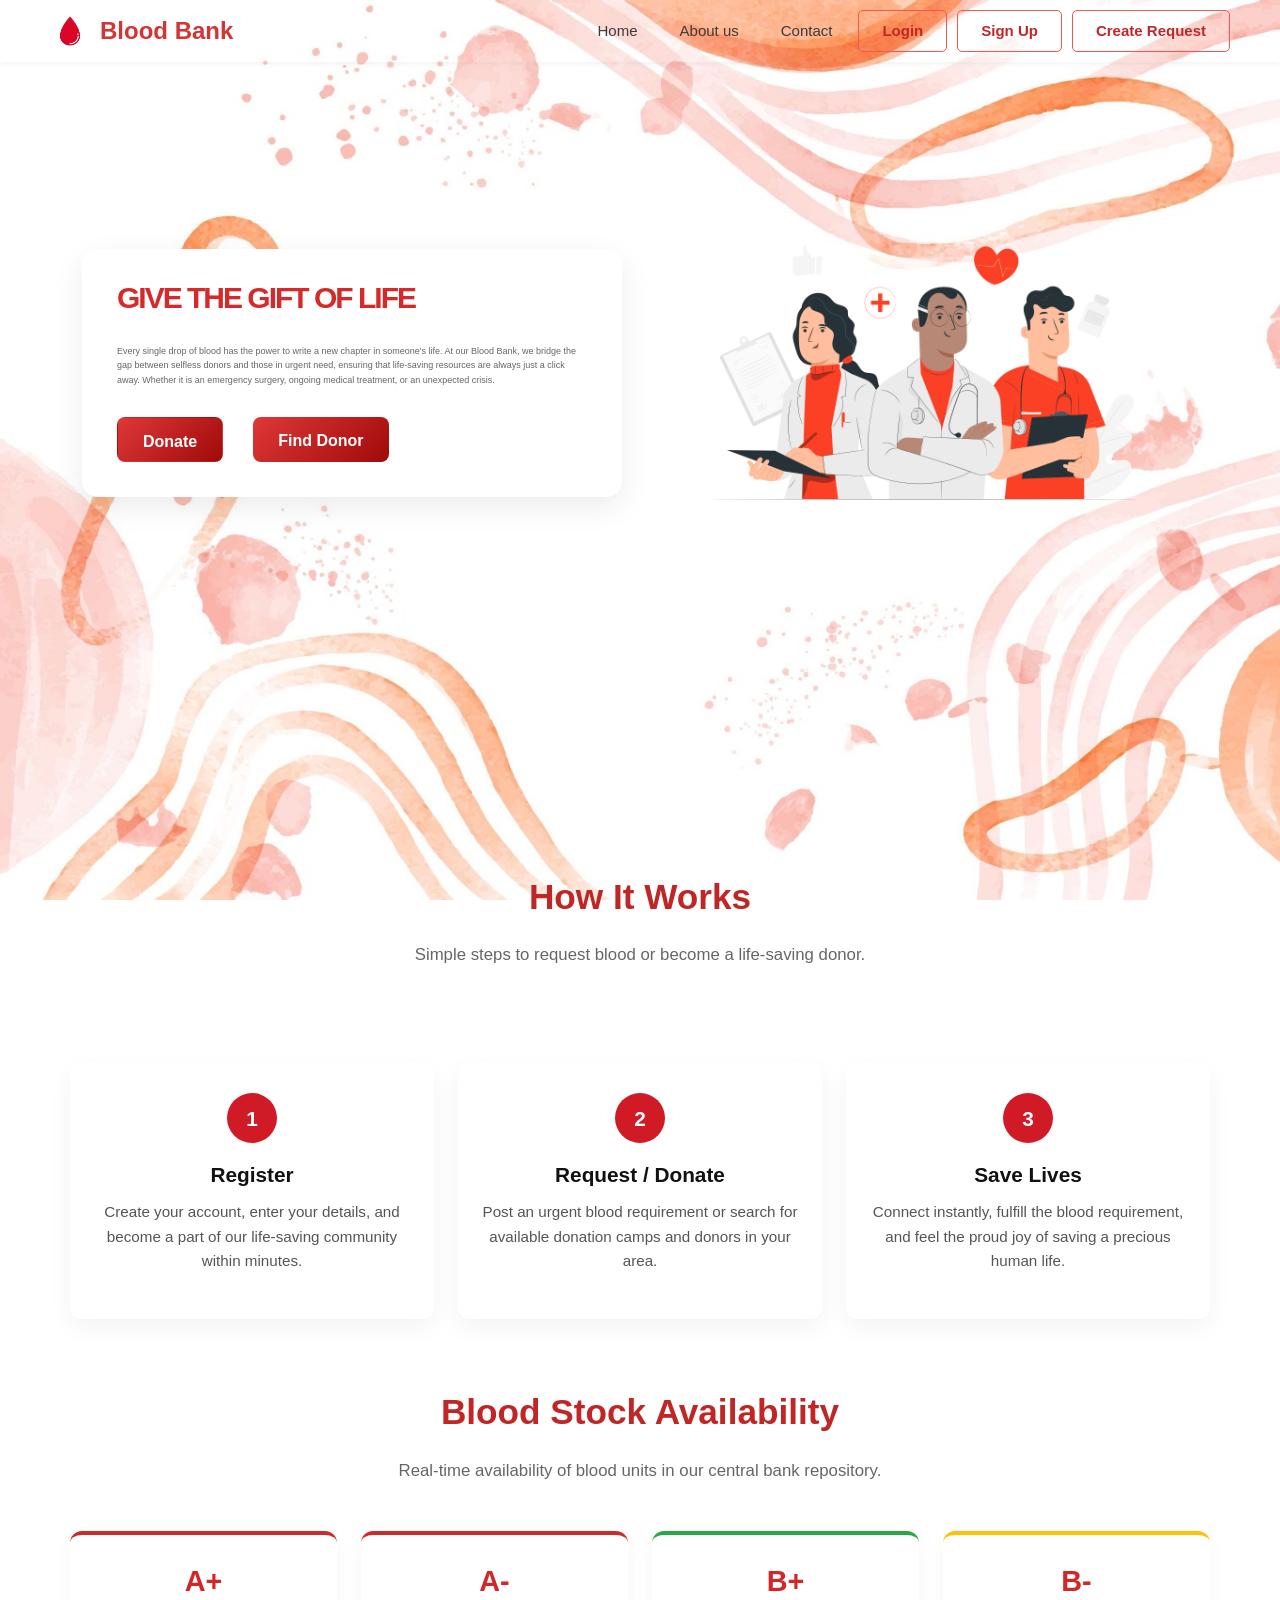
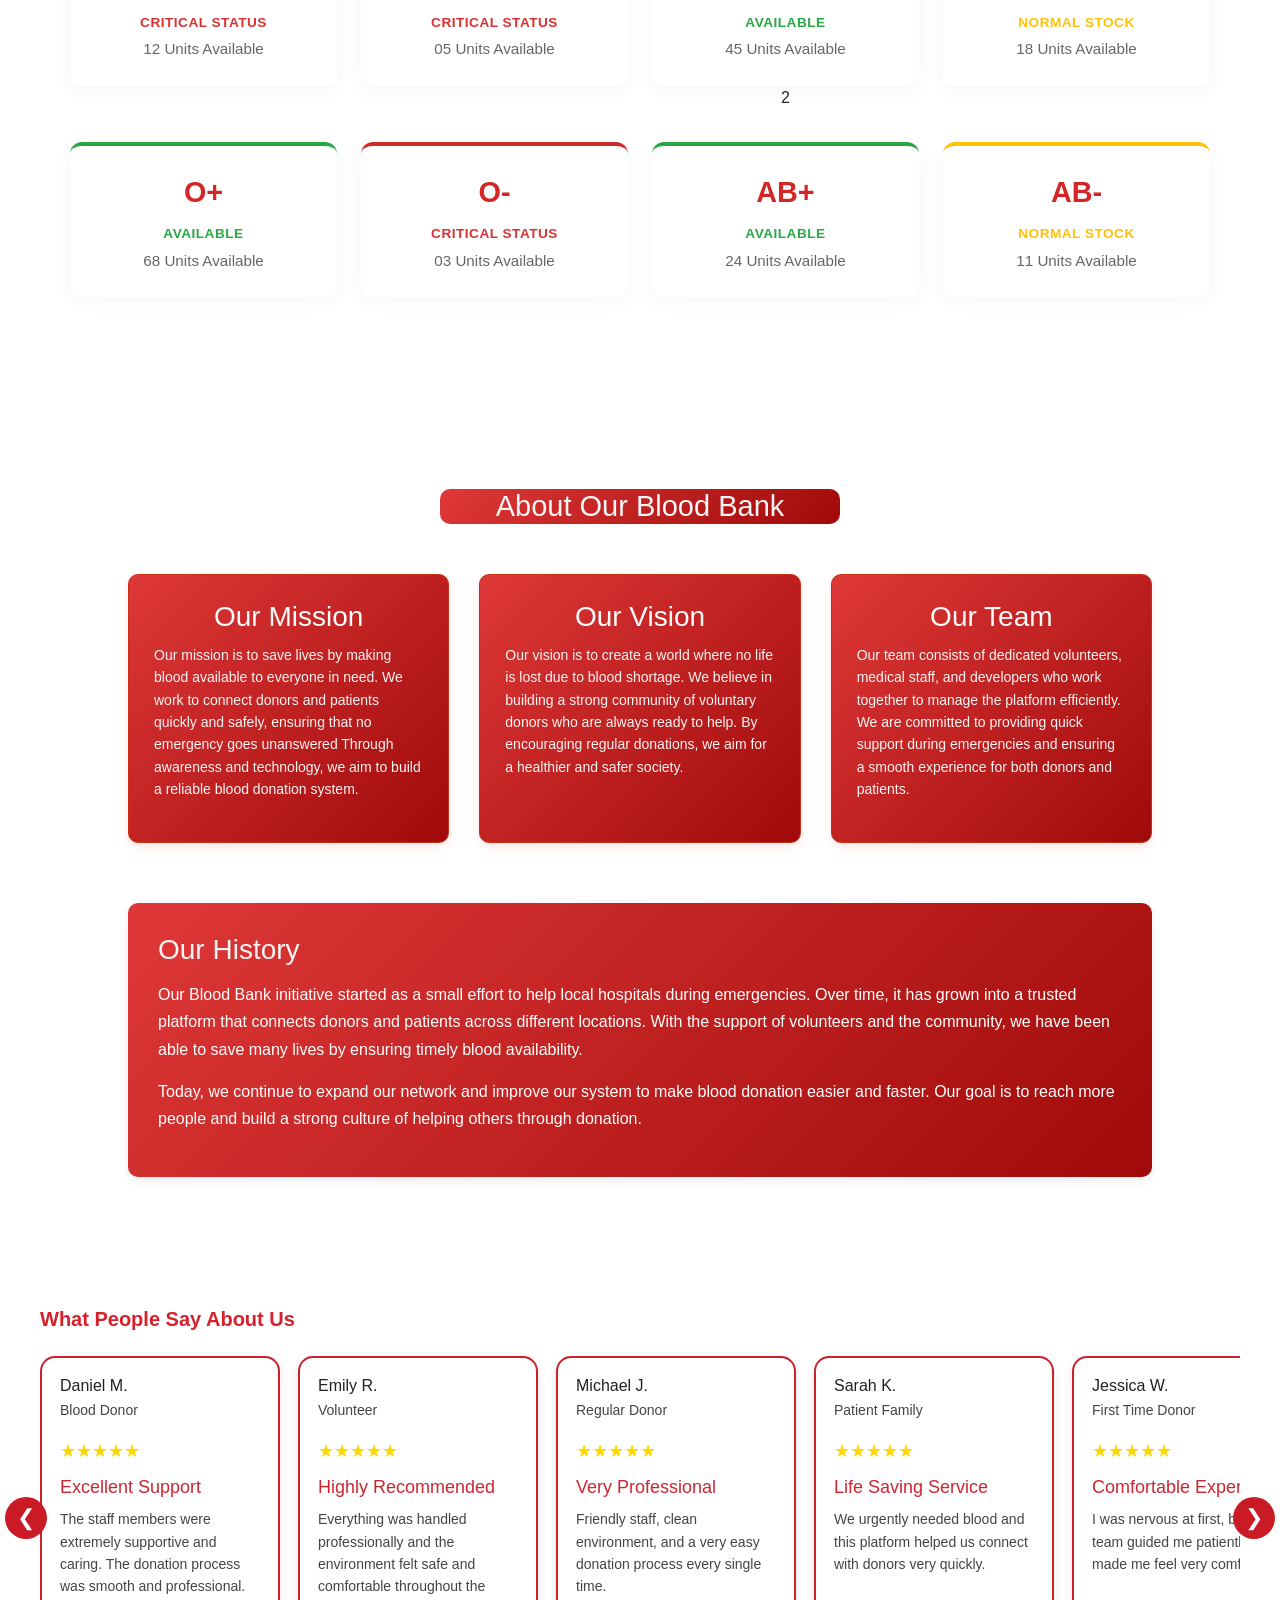
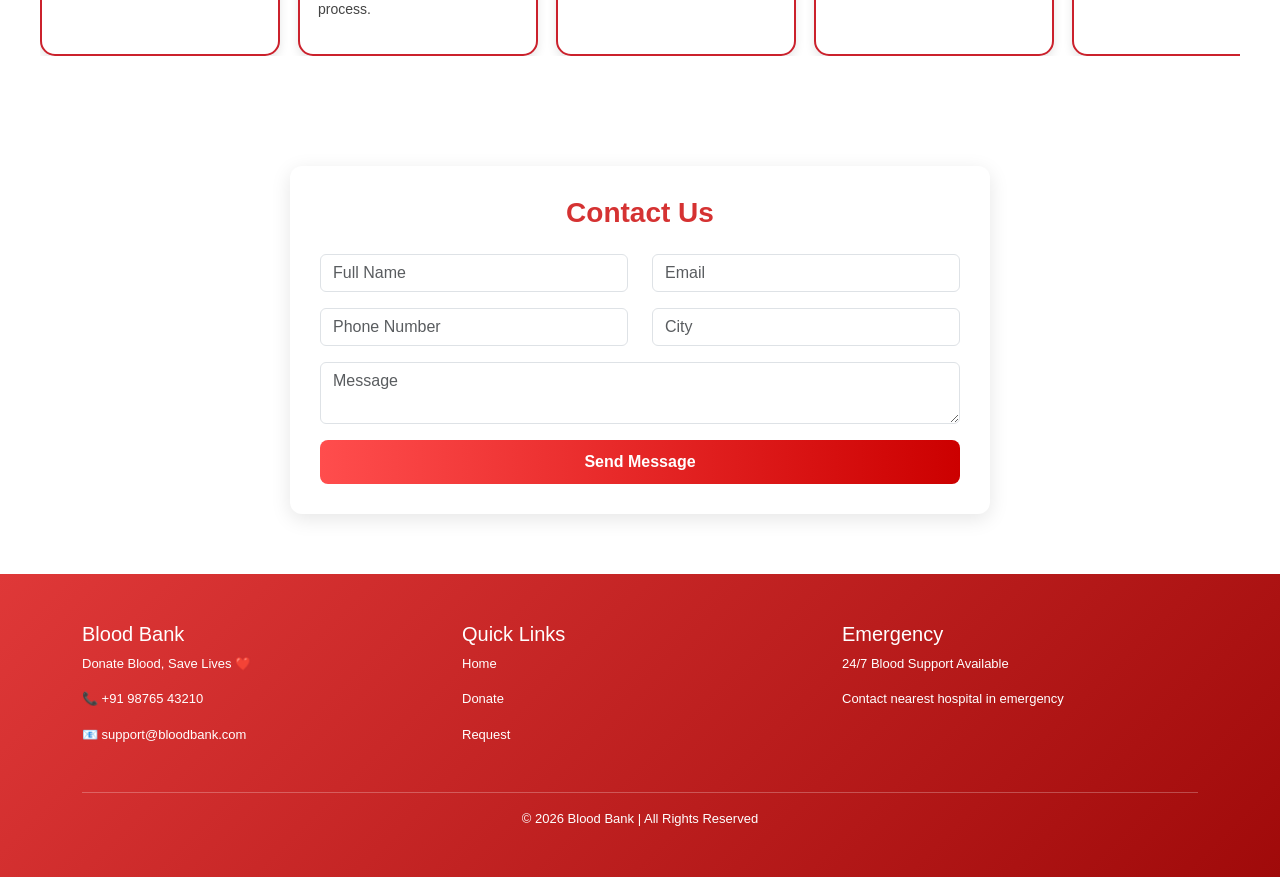
<file: index.html>
<!DOCTYPE html>
<html lang="en">
<head>
    <meta charset="UTF-8">
    <meta name="viewport" content="width=device-width, initial-scale=1.0">
    <title>Document</title>
    <link href="https://cdn.jsdelivr.net/npm/bootstrap@5.3.3/dist/css/bootstrap.min.css" rel="stylesheet">

<link rel="stylesheet" href="https://cdnjs.cloudflare.com/ajax/libs/font-awesome/6.0.0/css/all.min.css">
<link rel="stylesheet" href="style.css">
</head>
<body>
     <header>
        <nav class="navbar">
            <div class="logo">
                <img src="logo blood.jpeg" alt="blood bank logo" class="logo-img">
                <span class="logo-text">Blood Bank</span>
            </div>
             
             <ul class="nav-links">
                <li class="nav-items"><a href="#hero">Home</a></li>
                <li class="nav-items"><a href="#about">About us</a></li>
                <li class="nav-items"><a href="#contact-section">Contact</a></li>
                <li class="nav-btn"><a href="login-b.html">Login</a></li>
                <li class="nav-btn"><a href="sign-b.html">Sign Up</a></li>
               <li class="nav-btn">
                <a href="request.html" class=" Request-btn">Create Request</a></li>
               

             </ul>
        </nav>
    </header>
    <br>
    <br>
    <main>
       <section id="hero">
    <div class="container py-5">
        <div class="row align-items-center">
            
            <div class="col-md-6 mb-4 mb-md-0">

                <div class="hero-content">
                    <h1 class="header">
                        <span class="main-line">Give The Gift of Life</span>
                    </h1>
               
                    <p class="hero-p">
                        Every single drop of blood has the power to write a new chapter
                        in someone's life. At our Blood Bank, we bridge the gap between 
                        selfless donors and those in urgent need, ensuring that life-saving resources are always just 
                        a click away. Whether it is an emergency surgery, ongoing medical treatment, or an unexpected crisis.
                    </p>
                    
                    <div class="hero-btns">
                        <a href="donate.html" class="btn donate-btn">Donate</a>
                        <a href="bfind.html" class="find-btn">Find Donor</a>
                    </div>
                </div>
            </div>

            <div class="col-md-6 text-center">
                <div class="hero-img">
                    <img src="real background remove.png" alt="blood bank" class="img-fluid">
                </div>
            </div>

        </div> </div> </section>
        <br>
        <br>
        <br>
        <section id="features-section" class="container my-5">
    
    <div class="row text-center mb-5">
        <div class="col-12">
            <h2 class="section-heading mb-4">How It Works</h2>
            <p class="sub-text mb-5">Simple steps to request blood or become a life-saving donor.</p>
        </div>
    </div>

    <div class="row text-center mb-5">
        <div class="col-md-4 mb-4">
            <div class="feature-card">
                <div class="icon-box">1</div>
                <h3>Register</h3>
                <p>Create your account, enter your details, and become a part of our life-saving community within minutes.</p>
            </div>
        </div>
        
        <div class="col-md-4 mb-4">
            <div class="feature-card">
                <div class="icon-box">2</div>
                <h3>Request / Donate</h3>
                <p>Post an urgent blood requirement or search for available donation camps and donors in your area.</p>
            </div>
        </div>
        
        <div class="col-md-4 mb-4">
            <div class="feature-card">
                <div class="icon-box">3</div>
                <h3>Save Lives</h3>
                <p>Connect instantly, fulfill the blood requirement, and feel the proud joy of saving a precious human life.</p>
            </div>
        </div>
    </div>

    <div class="row text-center mt-5 mb-4">
        <div class="col-12">
            <h2 class="section-heading mb-4">Blood Stock Availability</h2>
            <p class="sub-text mb-4">Real-time availability of blood units in our central bank repository.</p>
        </div>
    </div>
    
    <div class="row text-center mb-2">
        <div class="col-lg-3 col-6 mb-4">
            <div class="stock-card critical">
                <div class="blood-drop">A+</div>
                <div class="stock-status">Critical Status</div>
                <div class="stock-count">12 Units Available</div>
            </div>
        </div>
        
        <div class="col-lg-3 col-6 mb-4">
            <div class="stock-card critical">
                <div class="blood-drop">A-</div>
                <div class="stock-status">Critical Status</div>
                <div class="stock-count">05 Units Available</div>
            </div>
        </div>
        
        <div class="col-lg-3 col-6 mb-4">
            <div class="stock-card available">
                <div class="blood-drop">B+</div>
                <div class="stock-status">Available</div>
                <div class="stock-count">45 Units Available</div>
            </div>2
        </div>

        <div class="col-lg-3 col-6 mb-4">
            <div class="stock-card normal">
                <div class="blood-drop">B-</div>
                <div class="stock-status">Normal Stock</div>
                <div class="stock-count">18 Units Available</div>
            </div>
        </div>
    </div>

    <div class="row text-center">
        <div class="col-lg-3 col-6 mb-4">
            <div class="stock-card available">
                <div class="blood-drop">O+</div>
                <div class="stock-status">Available</div>
                <div class="stock-count">68 Units Available</div>
            </div>
        </div>

        <div class="col-lg-3 col-6 mb-4">
            <div class="stock-card critical">
                <div class="blood-drop">O-</div>
                <div class="stock-status">Critical Status</div>
                <div class="stock-count">03 Units Available</div>
            </div>
        </div>

        <div class="col-lg-3 col-6 mb-4">
            <div class="stock-card available">
                <div class="blood-drop">AB+</div>
                <div class="stock-status">Available</div>
                <div class="stock-count">24 Units Available</div>
            </div>
        </div>

        <div class="col-lg-3 col-6 mb-4">
            <div class="stock-card normal">
                <div class="blood-drop">AB-</div>
                <div class="stock-status">Normal Stock</div>
                <div class="stock-count">11 Units Available</div>
            </div>
        </div>
    </div>

</section>



     <section id="about">

  <center><h2 class="about-title">About Our Blood Bank</h2></center>

  <!-- TOP 3 BOXES -->
  <div class="about-container">

    <div class="about-box">
      <h3>Our Mission</h3>
      <p>
        Our mission is to save lives by making blood available to everyone in need.
        We work to connect donors and patients quickly and safely, ensuring that
        no emergency goes unanswered Through awareness and technology, we aim to
        build a reliable blood donation system.
      </p>
    </div>

    <div class="about-box">
      <h3>Our Vision</h3>
      <p>
        Our vision is to create a world where no life is lost due to blood shortage.
        We believe in building a strong community of voluntary donors who are always
        ready to help. By encouraging regular donations, we aim for a healthier and
        safer society.
      </p>
    </div>

    <div class="about-box">
      <h3>Our Team</h3>
      <p>
        Our team consists of dedicated volunteers, medical staff, and developers
        who work together to manage the platform efficiently. We are committed to
        providing quick support during emergencies and ensuring a smooth experience
        for both donors and patients.
      </p>
    </div>

  </div>


  <!-- HISTORY SECTION -->
  <div class="about-history">

    <h3>Our History</h3>

    <p>
      Our Blood Bank initiative started as a small effort to help local hospitals
      during emergencies. Over time, it has grown into a trusted platform that
      connects donors and patients across different locations. With the support of
      volunteers and the community, we have been able to save many lives by ensuring
      timely blood availability.
    </p>

    <p>
      Today, we continue to expand our network and improve our system to make blood
      donation easier and faster. Our goal is to reach more people and build a strong
      culture of helping others through donation.
    </p>

  </div>

</section>


<section class="review-section">

    <h2 class="review-heading">
        What People Say About Us
    </h2>

    <!-- LEFT BUTTON -->

    <button class="scroll-btn left-btn">
        &#10094;
    </button>

    <!-- RIGHT BUTTON -->

    <button class="scroll-btn right-btn">
        &#10095;
    </button>

    <!-- REVIEW WRAPPER -->

    <div class="review-wrapper">
        <div class="review-track">

        <!-- REVIEW 1 -->

        <div class="review-card">
            <h4>Daniel M.</h4>
            <p class="small-text">Blood Donor</p>

            <div class="stars">★★★★★</div>

            <h3>Excellent Support</h3>

            <p>
                The staff members were extremely supportive and caring.
                The donation process was smooth and professional.
            </p>
        </div>

        <!-- REVIEW 2 -->

        <div class="review-card">
            <h4>Emily R.</h4>
            <p class="small-text">Volunteer</p>

            <div class="stars">★★★★★</div>

            <h3>Highly Recommended</h3>

            <p>
                Everything was handled professionally and the environment
                felt safe and comfortable throughout the process.
            </p>
        </div>

        <!-- REVIEW 3 -->

        <div class="review-card">
            <h4>Michael J.</h4>
            <p class="small-text">Regular Donor</p>

            <div class="stars">★★★★★</div>

            <h3>Very Professional</h3>

            <p>
                Friendly staff, clean environment, and a very easy
                donation process every single time.
            </p>
        </div>

        <!-- REVIEW 4 -->

        <div class="review-card">
            <h4>Sarah K.</h4>
            <p class="small-text">Patient Family</p>

            <div class="stars">★★★★★</div>

            <h3>Life Saving Service</h3>

            <p>
                We urgently needed blood and this platform helped us
                connect with donors very quickly.
            </p>
        </div>

        <!-- REVIEW 5 -->

        <div class="review-card">
            <h4>Jessica W.</h4>
            <p class="small-text">First Time Donor</p>

            <div class="stars">★★★★★</div>

            <h3>Comfortable Experience</h3>

            <p>
                I was nervous at first, but the team guided me patiently
                and made me feel very comfortable.
            </p>
        </div>

        <!-- REVIEW 6 -->

        <div class="review-card">
            <h4>John T.</h4>
            <p class="small-text">Community Member</p>

            <div class="stars">★★★★★</div>

            <h3>Amazing Service</h3>

            <p>
                This organization truly cares about saving lives and
                helping people during emergencies.
            </p>
        </div>
        
        <div class="review-card">
            <h4>Daniel M.</h4>
            <p class="small-text">Blood Donor</p>

            <div class="stars">★★★★★</div>

            <h3>Excellent Support</h3>

            <p>
                The staff members were extremely supportive and caring.
                The donation process was smooth and professional.
            </p>
        </div>

        <!-- REVIEW 2 -->

        <div class="review-card">
            <h4>Emily R.</h4>
            <p class="small-text">Volunteer</p>

            <div class="stars">★★★★★</div>

            <h3>Highly Recommended</h3>

            <p>
                Everything was handled professionally and the environment
                felt safe and comfortable throughout the process.
            </p>
        </div>

        <!-- REVIEW 3 -->

        <div class="review-card">
            <h4>Michael J.</h4>
            <p class="small-text">Regular Donor</p>

            <div class="stars">★★★★★</div>

            <h3>Very Professional</h3>

            <p>
                Friendly staff, clean environment, and a very easy
                donation process every single time.
            </p>
        </div>

        <!-- REVIEW 4 -->

        <div class="review-card">
            <h4>Sarah K.</h4>
            <p class="small-text">Patient Family</p>

            <div class="stars">★★★★★</div>

            <h3>Life Saving Service</h3>

            <p>
                We urgently needed blood and this platform helped us
                connect with donors very quickly.
            </p>
        </div>

        <!-- REVIEW 5 -->

        <div class="review-card">
            <h4>Jessica W.</h4>
            <p class="small-text">First Time Donor</p>

            <div class="stars">★★★★★</div>

            <h3>Comfortable Experience</h3>

            <p>
                I was nervous at first, but the team guided me patiently
                and made me feel very comfortable.
            </p>
        </div>

        <!-- REVIEW 6 -->

        <div class="review-card">
            <h4>John T.</h4>
            <p class="small-text">Community Member</p>

            <div class="stars">★★★★★</div>

            <h3>Amazing Service</h3>

            <p>
                This organization truly cares about saving lives and
                helping people during emergencies.
            </p>
        </div>
        
        <div class="review-card">
            <h4>Daniel M.</h4>
            <p class="small-text">Blood Donor</p>

            <div class="stars">★★★★★</div>

            <h3>Excellent Support</h3>

            <p>
                The staff members were extremely supportive and caring.
                The donation process was smooth and professional.
            </p>
        </div>

        <!-- REVIEW 2 -->

        <div class="review-card">
            <h4>Emily R.</h4>
            <p class="small-text">Volunteer</p>

            <div class="stars">★★★★★</div>

            <h3>Highly Recommended</h3>

            <p>
                Everything was handled professionally and the environment
                felt safe and comfortable throughout the process.
            </p>
        </div>

        <!-- REVIEW 3 -->

        <div class="review-card">
            <h4>Michael J.</h4>
            <p class="small-text">Regular Donor</p>

            <div class="stars">★★★★★</div>

            <h3>Very Professional</h3>

            <p>
                Friendly staff, clean environment, and a very easy
                donation process every single time.
            </p>
        </div>

        <!-- REVIEW 4 -->

        <div class="review-card">
            <h4>Sarah K.</h4>
            <p class="small-text">Patient Family</p>

            <div class="stars">★★★★★</div>

            <h3>Life Saving Service</h3>

            <p>
                We urgently needed blood and this platform helped us
                connect with donors very quickly.
            </p>
        </div>

        <!-- REVIEW 5 -->

        <div class="review-card">
            <h4>Jessica W.</h4>
            <p class="small-text">First Time Donor</p>

            <div class="stars">★★★★★</div>

            <h3>Comfortable Experience</h3>

            <p>
                I was nervous at first, but the team guided me patiently
                and made me feel very comfortable.
            </p>
        </div>

        <!-- REVIEW 6 -->

        <div class="review-card">
            <h4>John T.</h4>
            <p class="small-text">Community Member</p>

            <div class="stars">★★★★★</div>

            <h3>Amazing Service</h3>

            <p>
                This organization truly cares about saving lives and
                helping people during emergencies.
            </p>
        </div>
        
        <div class="review-card">
            <h4>Daniel M.</h4>
            <p class="small-text">Blood Donor</p>

            <div class="stars">★★★★★</div>

            <h3>Excellent Support</h3>

            <p>
                The staff members were extremely supportive and caring.
                The donation process was smooth and professional.
            </p>
        </div>

        <!-- REVIEW 2 -->

        <div class="review-card">
            <h4>Emily R.</h4>
            <p class="small-text">Volunteer</p>

            <div class="stars">★★★★★</div>

            <h3>Highly Recommended</h3>

            <p>
                Everything was handled professionally and the environment
                felt safe and comfortable throughout the process.
            </p>
        </div>

        <!-- REVIEW 3 -->

        <div class="review-card">
            <h4>Michael J.</h4>
            <p class="small-text">Regular Donor</p>

            <div class="stars">★★★★★</div>

            <h3>Very Professional</h3>

            <p>
                Friendly staff, clean environment, and a very easy
                donation process every single time.
            </p>
        </div>

        <!-- REVIEW 4 -->

        <div class="review-card">
            <h4>Sarah K.</h4>
            <p class="small-text">Patient Family</p>

            <div class="stars">★★★★★</div>

            <h3>Life Saving Service</h3>

            <p>
                We urgently needed blood and this platform helped us
                connect with donors very quickly.
            </p>
        </div>

        <!-- REVIEW 5 -->

        <div class="review-card">
            <h4>Jessica W.</h4>
            <p class="small-text">First Time Donor</p>

            <div class="stars">★★★★★</div>

            <h3>Comfortable Experience</h3>

            <p>
                I was nervous at first, but the team guided me patiently
                and made me feel very comfortable.
            </p>
        </div>

        <!-- REVIEW 6 -->

        <div class="review-card">
            <h4>John T.</h4>
            <p class="small-text">Community Member</p>

            <div class="stars">★★★★★</div>

            <h3>Amazing Service</h3>

            <p>
                This organization truly cares about saving lives and
                helping people during emergencies.
            </p>
        </div>

    </div>
    </div>
</section>

<!-- CONTACT FORM -->
<section id="contact-section">

    <div class="container">

        <div class="contact-box">

            <h3 class="text-center form-title mb-4">Contact Us</h3>

            <form>
                <div class="row">

                    <div class="col-md-6 mb-3">
                        <input type="text" class="form-control" placeholder="Full Name">
                    </div>

                    <div class="col-md-6 mb-3">
                        <input type="email" class="form-control" placeholder="Email">
                    </div>

                    <div class="col-md-6 mb-3">
                        <input type="tel" class="form-control" placeholder="Phone Number">
                    </div>

                    <div class="col-md-6 mb-3">
                        <input type="text" class="form-control" placeholder="City">
                    </div>

                    <div class="col-12 mb-3">
                        <textarea class="form-control" placeholder="Message"></textarea>
                    </div>

                    <div class="col-12">
                        <button class="btn btn-custom w-100">Send Message</button>
                    </div>

                </div>
            </form>

        </div>

    </div>

</section>

<!-- FOOTER -->
<footer class="blood-footer">

    <div class="container py-5">
        <div class="row">

            <div class="col-md-4 mb-3">
                <h5>Blood Bank</h5>
                <p>Donate Blood, Save Lives ❤️</p>
                <p>📞 +91 98765 43210</p>
                <p>📧 support@bloodbank.com</p>
            </div>

            <div class="col-md-4 mb-3">
                <h5>Quick Links</h5>
                <p><a href="#">Home</a></p>
                <p><a href="#">Donate</a></p>
                <p><a href="#">Request</a></p>
            </div>

            <div class="col-md-4 mb-3">
                <h5>Emergency</h5>
                <p>24/7 Blood Support Available</p>
                <p>Contact nearest hospital in emergency</p>
            </div>

        </div>

        <hr>

        <p class="text-center mb-0">
            © 2026 Blood Bank | All Rights Reserved
        </p>

    </div>

</footer>










    </main>
   <script src="https://cdn.jsdelivr.net/npm/bootstrap@5.3.3/dist/js/bootstrap.bundle.min.js"></script>
   


 
</body>
</html>
</file>
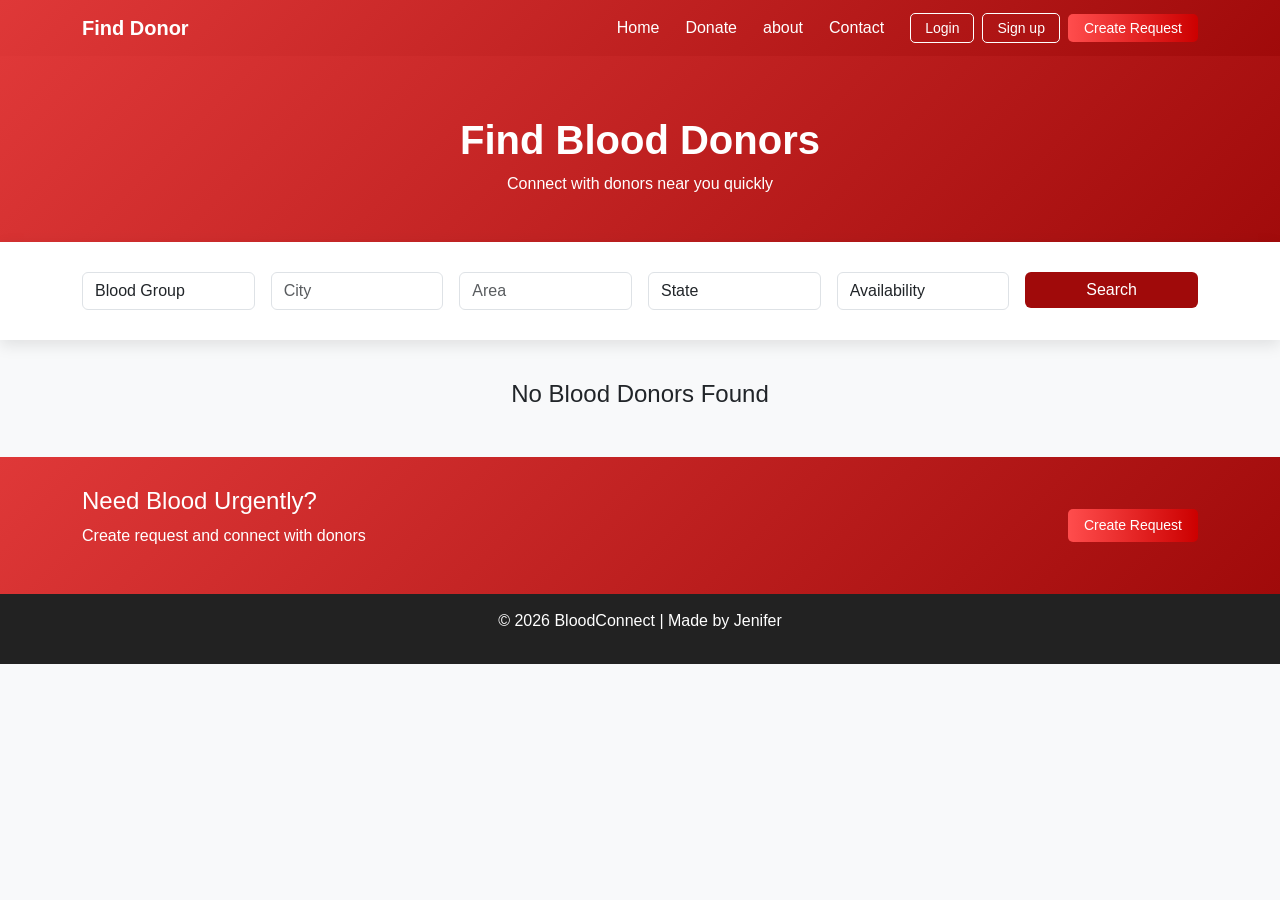
<file: bfind.html>
<!DOCTYPE html>
<html lang="en">
<head>
    <meta charset="UTF-8">
    <meta name="viewport" content="width=device-width, initial-scale=1.0">
    <title>Find Blood Donors</title>

    <!-- Bootstrap -->
    <link href="https://cdn.jsdelivr.net/npm/bootstrap@5.3.0/dist/css/bootstrap.min.css" rel="stylesheet">

    <!-- CSS -->
    <link rel="stylesheet" href="bfind.css">
</head>

<body>

<!-- NAVBAR -->
<nav class="navbar navbar-expand-lg custom-nav">
    <div class="container">

        <a class="navbar-brand fw-bold text-white" href="#">Find Donor</a>

        <button class="navbar-toggler" data-bs-toggle="collapse" data-bs-target="#nav">
            <span class="navbar-toggler-icon"></span>
        </button>

        <div class="collapse navbar-collapse" id="nav">
            <ul class="navbar-nav ms-auto align-items-center">

                <li class="nav-item active">
                    <a class="nav-link active" href="index.html">Home</a>
                </li>

                <li class="nav-item">
                    <a class="nav-link" href="donate.html">Donate</a>
                </li>

                <li class="nav-item ">
                    <a class="nav-link" href="index.html#about">about</a>
                </li>

                <li class="nav-item">
                    <a class="nav-link" href="index.html#contact-section">Contact</a>
                </li>

                <!-- Buttons -->
                <li class="nav-item ms-2">
                   <a href="login-b.html" class="login-btn">Login</a>
                </li>

                <li class="nav-item ms-2">
                    <a href="sign-b.html" class="signup-btn">Sign up</a>
                </li>

                <li class="nav-item ms-2">
                     <a href="request.html" class=" request-btn">Create Request</a>
                </li>

            </ul>
        </div>

    </div>
</nav>

<!-- HERO -->
<section class="hero text-center text-white">
    <div class="container">
        <h1>Find Blood Donors</h1>
        <p>Connect with donors near you quickly</p>
    </div>
</section>

<!-- SEARCH -->
<section class="search-box">
    <div class="container">
        <div class="row g-3">

            <div class="col-md-2">
                <select class="form-control">
                    <option>Blood Group</option>
                    <option>A+</option>
                    <option>A-</option>
                    <option>B+</option>
                    <option>B-</option>
                    <option>AB+</option>
                    <option>AB-</option>
                    <option>O+</option>
                    <option>O-</option>
                    
                </select>
            </div>

            <div class="col-md-2">
                <input type="text" class="form-control" placeholder="City">
            </div>

            <div class="col-md-2">
                <input type="text" class="form-control" placeholder="Area">
            </div>

            <div class="col-md-2">
                <select class="form-control">
                    <option>State</option>
                    <option>Kerala</option>
                    <option>Tamil Nadu</option>
                </select>
            </div>

            <div class="col-md-2">
                <select class="form-control">
                    <option>Availability</option>
                    <option>Available</option>
                    <option>Busy</option>
                </select>
            </div>

            <div class="col-md-2">
                <button class="btn search-btn w-100">Search</button>
            </div>

        </div>
    </div>
</section>

<!-- RESULT -->
<section class="result text-center">
    <h4>No Blood Donors Found</h4>
</section>

<!-- CTA -->
<section class="cta text-white">
    <div class="container d-flex justify-content-between align-items-center flex-wrap">
        <div>
            <h4>Need Blood Urgently?</h4>
            <p>Create request and connect with donors</p>
        </div>
      <a href="request.html">  <button class="request-btn">Create Request</button></a>
    </div>
</section>

<!-- FOOTER -->
<footer class="footer text-center">
    <p>© 2026 BloodConnect | Made by Jenifer</p>
</footer>

<!-- Bootstrap JS -->
<script src="https://cdn.jsdelivr.net/npm/bootstrap@5.3.0/dist/js/bootstrap.bundle.min.js"></script>

</body>
</html>
</file>
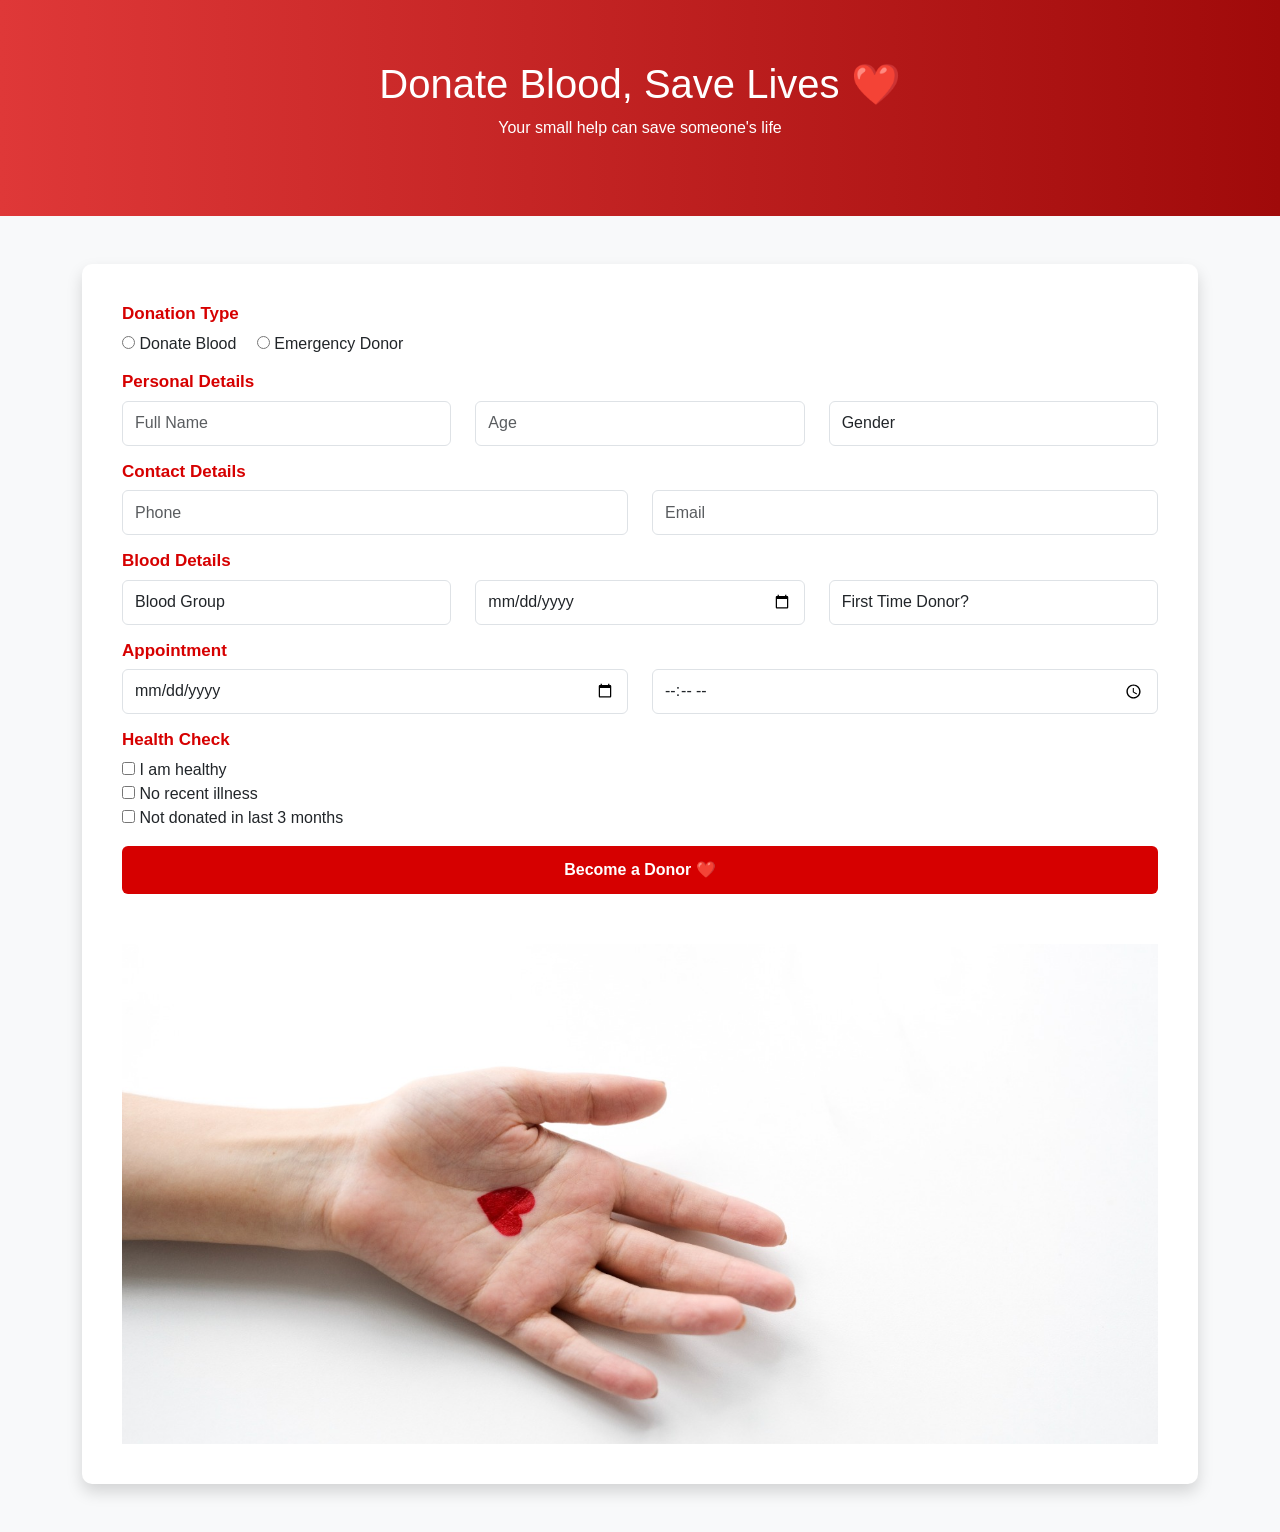
<file: donate.html>
<!DOCTYPE html>
<html lang="en">
<head>
    <meta charset="UTF-8">
    <meta name="viewport" content="width=device-width, initial-scale=1.0">
    <title>Donate Blood</title>

    <!-- Bootstrap -->
    <link href="https://cdn.jsdelivr.net/npm/bootstrap@5.3.0/dist/css/bootstrap.min.css" rel="stylesheet">

    <!-- Custom CSS -->
    <link rel="stylesheet" href="donate.css">
</head>

<body>

<!-- HEADER -->
<section class="donate-header">
    <h1>Donate Blood, Save Lives ❤️</h1>
    <p>Your small help can save someone's life</p>
</section>

<!-- FORM -->
<div class="container my-5">
    <div class="form-section shadow">

        <form>
            <div class="row">

                <!-- Donate Type -->
                <h3>Donation Type</h3>
                <div class="col-12 mb-3">
                    <input type="radio" name="type"> Donate Blood
                    <input type="radio" name="type" class="ms-3"> Emergency Donor
                </div>

                <!-- Personal -->
                <h3>Personal Details</h3>
                <div class="col-md-4 mb-3">
                    <input type="text" class="form-control" placeholder="Full Name">
                </div>
                <div class="col-md-4 mb-3">
                    <input type="number" class="form-control" placeholder="Age">
                </div>
                <div class="col-md-4 mb-3">
                    <select class="form-control">
                        <option>Gender</option>
                        <option>Male</option>
                        <option>Female</option>
                    </select>
                </div>

                <!-- Contact -->
                <h3>Contact Details</h3>
                <div class="col-md-6 mb-3">
                    <input type="tel" class="form-control" placeholder="Phone">
                </div>
                <div class="col-md-6 mb-3">
                    <input type="email" class="form-control" placeholder="Email">
                </div>

                <!-- Blood -->
                <h3>Blood Details</h3>
                <div class="col-md-4 mb-3">
                    <select class="form-control">
                        <option>Blood Group</option>
                        
    <option>A+</option>
    <option>A-</option>
    <option>B+</option>
    <option>B-</option>
    <option>O+</option>
    <option>O-</option>
    <option>AB+</option>
    <option>AB-</option>
                    </select>
                </div>

                <div class="col-md-4 mb-3">
                    <input type="date" class="form-control">
                </div>

                <div class="col-md-4 mb-3">
                    <select class="form-control">
                        <option>First Time Donor?</option>
                        <option>Yes</option>
                        <option>No</option>
                    </select>
                </div>

                <!-- Appointment -->
                <h3>Appointment</h3>
                <div class="col-md-6 mb-3">
                    <input type="date" class="form-control">
                </div>
                <div class="col-md-6 mb-3">
                    <input type="time" class="form-control">
                </div>

                <!-- Health -->
                <h3>Health Check</h3>
                <div class="col-12 mb-3">
                    <input type="checkbox"> I am healthy <br>
                    <input type="checkbox"> No recent illness <br>
                    <input type="checkbox"> Not donated in last 3 months
                </div>

                <!-- Submit -->
                <div class="col-12">
                    <button class="btn btn-donate w-100">Become a Donor ❤️</button>
                </div>

            </div>
        </form>
        <div class="donate-image-section">
            <img src="hand.jpeg" alt="donor image">
        </div>
       

    </div>
</div>

</body>
</html>
</file>
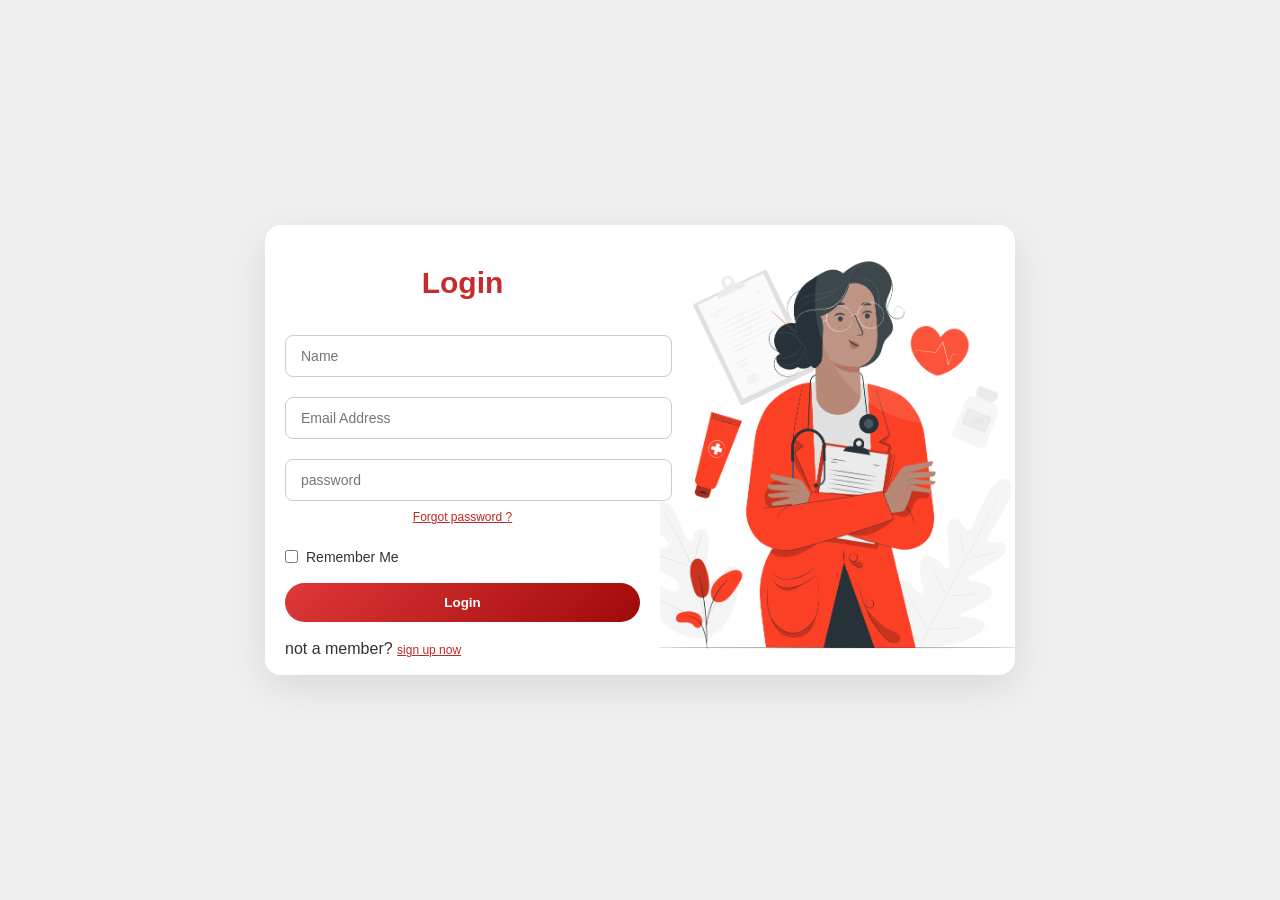
<file: login-b.html>
<!DOCTYPE html>
<html lang="en">
<head>
    <meta charset="UTF-8">
    <meta name="viewport" content="width=device-width, initial-scale=1.0">
    <title>Document</title>
    <link rel="stylesheet" href="login-b.css">
     
</head>
<body>
    <div class="main-container">
    <div  class="left-side">
        <h2>Login</h2>
        <form action="# ">
            <input type="Name" placeholder="Name" required>
            <input type="email" placeholder="Email Address" required>
            <input type="password" placeholder="password" required>
        
              <div class="forgot-link">
                <a href="#">Forgot password ?</a>
            </div>

         <div class="options">
      <label><input type="checkbox">Remember Me</label></div>
         <button type="submit" class="login-btn">Login</button><br>
         <br>
             <div class="signup-links">
                not a member? <a href="#">sign up now</a>
                </div>
        </form>
    </div>
    <div class="right-side">
        <!-- <div class="Welcome-text">
            <h1>Hey!</h1>
            <p>Welcome Back</p>
        </div> -->
    </div>
    </div>

</body>
</html>
</file>
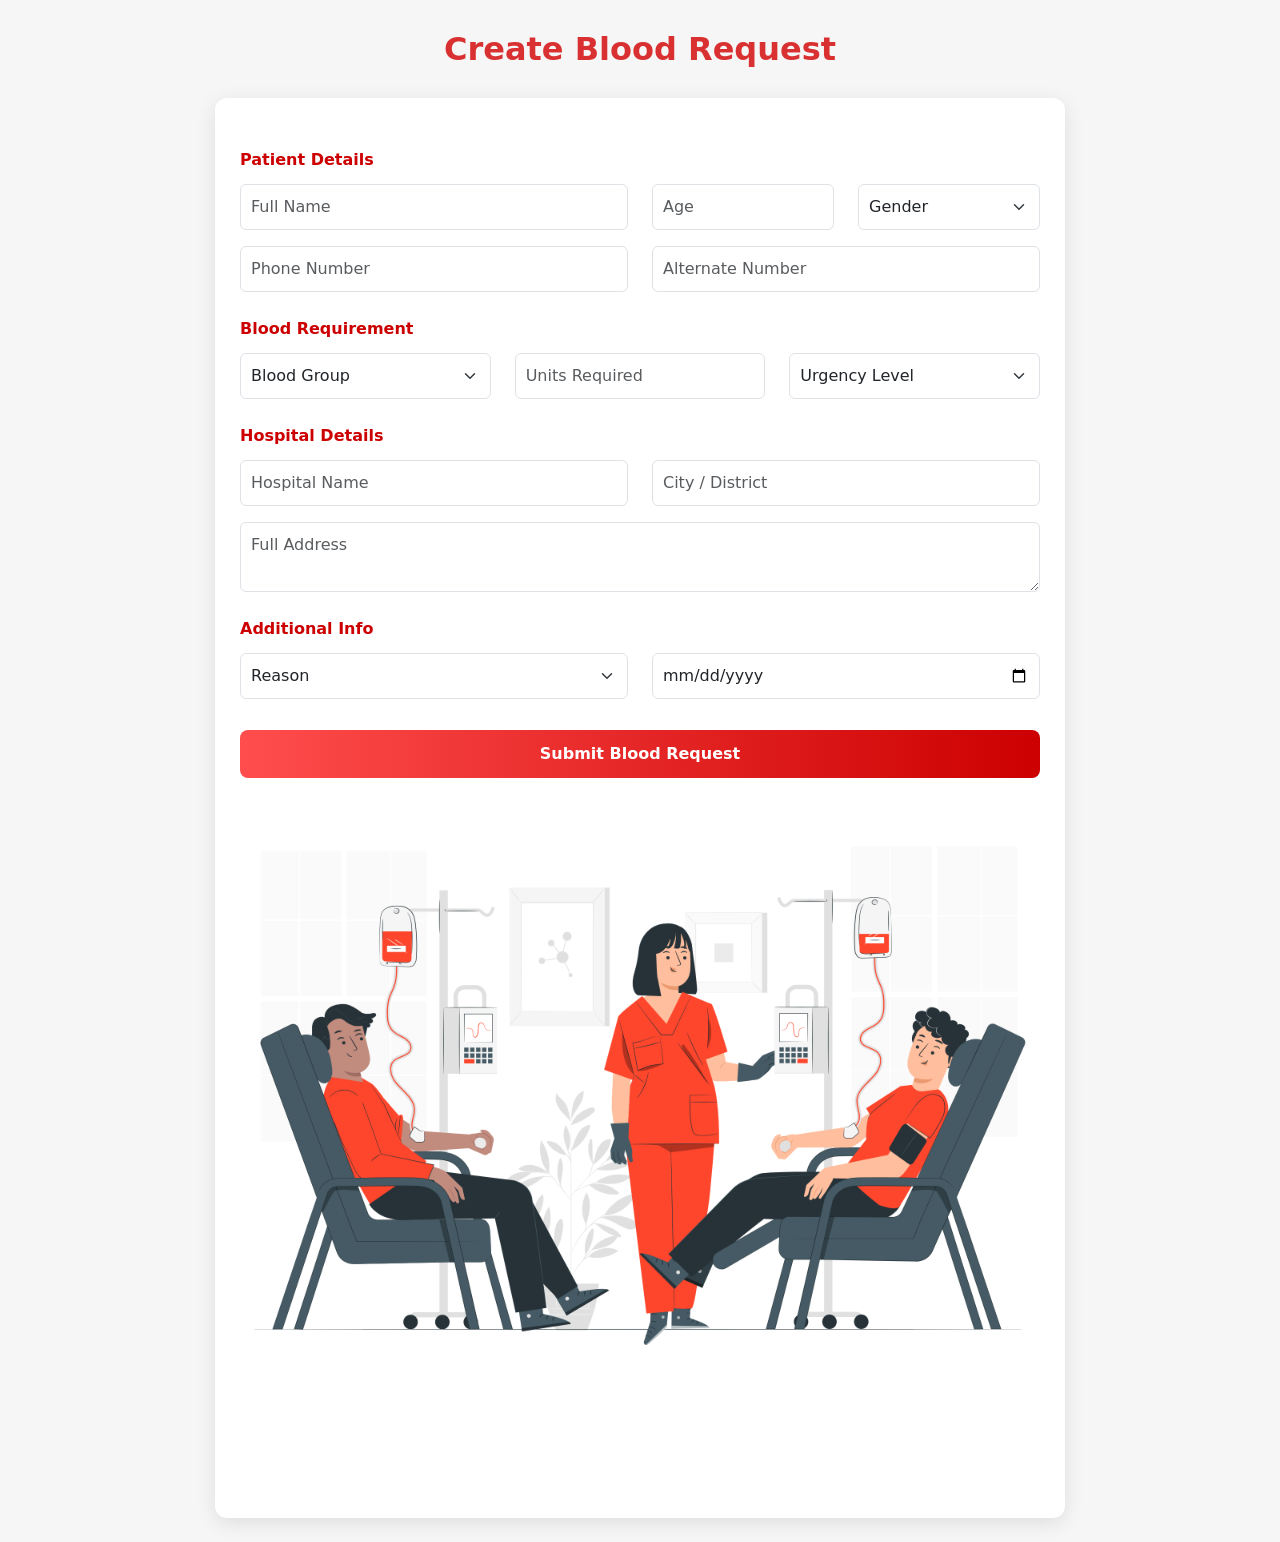
<file: request.html>
<!DOCTYPE html>
<html lang="en">
<head>
<meta charset="UTF-8">
<title>Create Blood Request</title>

<!-- Bootstrap -->
<link href="https://cdn.jsdelivr.net/npm/bootstrap@5.3.3/dist/css/bootstrap.min.css" rel="stylesheet">

<!-- CSS FILE -->
<link rel="stylesheet" href="request.css">

</head>

<body>

<h2 class="title">Create Blood Request</h2>

<div class="card-box">

<form>

<!-- PATIENT -->
<div class="section-title">Patient Details</div>

<div class="row mb-3">
    <div class="col-md-6">
        <input type="text" class="form-control" placeholder="Full Name">
    </div>
    <div class="col-md-3">
        <input type="number" class="form-control" placeholder="Age">
    </div>
    <div class="col-md-3">
        <select class="form-select">
            <option>Gender</option>
            <option>Male</option>
            <option>Female</option>
        </select>
    </div>
</div>

<div class="row mb-3">
    <div class="col-md-6">
        <input type="text" class="form-control" placeholder="Phone Number">
    </div>
    <div class="col-md-6">
        <input type="text" class="form-control" placeholder="Alternate Number">
    </div>
</div>

<!-- BLOOD -->
<div class="section-title">Blood Requirement</div>

<div class="row mb-3">
    <div class="col-md-4">
        <select class="form-select">
            <option>Blood Group</option>
            <option>A+</option><option>A-</option>
            <option>B+</option><option>B-</option>
            <option>O+</option><option>O-</option>
            <option>AB+</option><option>AB-</option>
        </select>
    </div>

    <div class="col-md-4">
        <input type="number" class="form-control" placeholder="Units Required">
    </div>

    <div class="col-md-4">
        <select class="form-select">
            <option>Urgency Level</option>
            <option>Normal</option>
            <option>Urgent</option>
            <option>Emergency 🔴</option>
        </select>
    </div>
</div>

<!-- HOSPITAL -->
<div class="section-title">Hospital Details</div>

<div class="row mb-3">
    <div class="col-md-6">
        <input type="text" class="form-control" placeholder="Hospital Name">
    </div>
    <div class="col-md-6">
        <input type="text" class="form-control" placeholder="City / District">
    </div>
</div>

<textarea class="form-control mb-3" placeholder="Full Address"></textarea>

<!-- EXTRA -->
<div class="section-title">Additional Info</div>

<div class="row mb-3">
    <div class="col-md-6">
        <select class="form-select">
            <option>Reason</option>
            <option>Accident</option>
            <option>Surgery</option>
            <option>Delivery</option>
            <option>Other</option>
        </select>
    </div>

    <div class="col-md-6">
        <input type="date" class="form-control">
    </div>
</div>

<!-- BUTTON -->
 
<button type="submit" class="btn-request">
    Submit Blood Request
</button>

</form>
<img src="Blood donation-pana.png" class="create">


</div>
<br>

</body>
</html>
</file>
<file: style.css>
*{
    margin: 0;
    padding: 0;
    font-family: 'montserrat',sans-serif;
}
:root{
    --primary-red: #aa281e;
    --soft-green:#f0f9f4;
    --white:#ffffff;
    --text-dark:#333

}
body{
    background-image: url(background.jpeg);
    background-repeat: no-repeat;
    background-size: cover;
    background-attachment: fixed;
    /* background-position: center 50px; */
    overflow-y: auto;

}
.navbar{
    display: flex;
    justify-content: space-between;
    align-items: center;
    padding: 10px 50px;
    box-shadow: 0 2px 5px rgba(150, 150, 150, 0.1);
}
.logo{
    display: flex;
    align-items: center;
    gap: 10px;
}
.logo-img{
    height: 40px;
     
}
.logo-img:hover{
      transition: 0.3s ease;
    transform: scale(1.1);
}
.logo-text{
    font-size: 24px;
    font-weight: bold;
    color: #d53434;
}
.nav-links{
    
    display: flex;
    list-style: none;
    gap: 5px;
    margin: 0;
    padding: 0;
    align-items: center;
}
.nav-links a{
   
    text-decoration: none;
    color: #3c3b3b;
    padding: 8px 12px;

    border-radius: 5px;
    transition: 0.3s;
    font-size: 15px;
}
.nav-items{
   color: #832802;
   border-radius: 5px;
   gap: 8px;
   margin-left: 0;
   padding: 1px 4px;
   cursor: pointer; 
   transition: background-color 0.3s ease; 
}
.nav-items a:hover{
    background-color: #de4040;
    border-radius: 5px;
    color: #ffffff !important;
}
.nav-btn{
    color: #c12626 !important;
    padding: 8px 11px;
    border: 1.5px solid #f05858;
    border-radius: 5px;
    font-weight: bold;
    transition: 0.3s;
}.nav-btn a{
    color: #c12626;
}


.nav-btn:hover{
    transition: 0.3s ease;
    transform: scale(1.1);
}

 .nav-links{
    display: flex;
    align-items: center;
    gap: 10px;
 }
 .nav-links .btn{
    padding: 6px 11px;
    font-size: 13px;
 }
 .nav-btn .btn{
    padding: 8px 11px;
      background-color: #c12626,#a00a0a;
    color: white;
 }


.btn {
    text-decoration: none;
    padding: 5px 12px;
    border-radius: 6px;
    font-weight: bold;
    margin-right: 10px;
    display: inline-block;
    transition: 0.3s;
}

/* Create Request Button */
.request-btn{
    .request-btn {
    background: linear-gradient(45deg, #ff4d4d, #b30000) !important;
    color: white !important;
    border: none !important;
    padding: 6px 14px;
    font-size: 14px;
    border-radius: 6px;
    transition: 0.3s ease;
}
    padding: 3px 10px;
    font-size: 13px;
}
.nav-links .request-btn{
     padding: 3px 10px !important;
    height: auto !important;
    line-height: normal !important;
    
    background: linear-gradient(45deg, #ff4d4d, #b30000);
    color: white !important;
    border: none !important;
    padding: 6px 14px;
    font-size: 14px;
    border-radius: 6px;
    display: inline-block;

}

.request-btn:hover {
    box-shadow: 0 0 15px rgba(255, 0, 0, 0.6);
    transform: translateY(-2px);
}

/* Donor Button */
.donor-btn {
    background: linear-gradient(45deg, #28a745, #1e7e34);
    color: white;
}

.donor-btn:hover {
    box-shadow: 0 0 15px rgba(0, 255, 100, 0.6);
}



/* hero section*/
#hero{
     margin-top: -80px;
   /* display: flex;
   justify-content: space-between;
   align-items: center;
   padding: 40px 80px; */
    display: flex;
    align-items: center;
    justify-content: space-between;
    padding: 58px 8%;
    min-height: 60vh;
    gap: 10px;
}
#hero .hero-content{ 
    background-color: rgb(255, 255, 255);
   padding: 35px;
   border-radius: 16px;
   box-shadow: 0 10px 30px rgba(0,0,0,0.08);
   max-width: 540px;
   backdrop-filter: blur(5px);
  
}
#hero .header .main-line{
    background-color: transparent !important;
    padding: 0 !important;
    box-shadow: none !important;
}
@keyframes zoomEffect {
    0%{
        transform: scale(1);
    }
    50%{
        transform: scale(1.05);
    }
    100%{
        transform: scale(1);
    }
}
/* hero section */
#hero {
    display: flex;
    align-items: center;
    justify-content: space-between;
    padding: 60px 0;
    min-height: 75vh;
    gap: 20px;
}

.hero-content {
    background-color: transparent; /* വൈറ്റ് ബോക്സ് വരാതിരിക്കാൻ */
    padding: 10px;
  
}


.hero-img {
    max-width: 100%;
    height: auto;
    border-radius: 10px;
    animation: zoomEffect 5s infinite ease-in-out;
    display: flex;
    justify-content: center;
    align-items: center;
}

.hero-img img {
    width: 100%;
    max-width: 470px;
    height: auto;
    border-radius: 10px;
    object-fit: contain;
}

.header{
  
    
    background: none;
    background-color: rgb(255, 255, 255);
    max-width: 300px;
    min-height: 30px;
    line-height: 0.9;
    margin-bottom: 30px;
    font-family: 'montserrat',sans-serif;
    display: flex;
    flex-direction: column;
    /* font-size: 30px;
    font-weight: 300; */
    /* color: #d91919;
    margin-bottom: 20px; */
    /* text-transform: uppercase; */
    /* letter-spacing: -0.5px; */
    /* letter-spacing: -1.5px;
    font-family: 'poppins',sans-serif; */

}
.top-line{
    font-size: 2.3rem;
    font-weight: 300;
    color: #d72020;
    font-family: 'poppins',sans-serif;
    margin-bottom: -12px;
}
.main-line{
    font-size: 30px;
    font-weight: 790;
    color: #d62a2a;
    
    letter-spacing: -2px;
    text-transform: uppercase;
}

.hero-p{
     background: none;
    background-color: rgb(255, 255, 255);
    max-width: 500px;
    min-height: 40px;
    font-size: 9px;
    line-height: 1.6;
    color: #666;
    margin-bottom: 30px;
}
/* buttons style*/
.hero-btns{
    display: flex;
    gap: 20px;
}
.btn{

    padding: 12px 25px;
    text-decoration: none;
    border-radius: 8px;
    font-weight: bold;
    transition: 0.3s;
}
.donate-btn{
    width: 80pxpx;
  height: 45px;
    text-align: center;
    justify-content: center;
    /* background-color: #cd0909; */
    color: white;
    /* border: 2px solid #db1a1a; */
    background: linear-gradient(135deg,#df3838 0%, #a00a0a 100%);
}
.donate-btn:hover{
    color: white;
    /* background-color: #a0250a; */
    transform: translateY(-3px);
    box-shadow: 0 8px 25px rgba(223, 56, 56,0.3);
}
.find-btn{
     width: 80pxpx;
  height: 45px;
     padding: 12px 25px;
    text-decoration: none;
    border-radius: 8px;
    font-weight: bold;
    transition: 0.3s;
    /* border: 2px solid #db1a1a; */
    color: #ffffff;
    /* background-color: #cd0909; */
    background: linear-gradient(135deg,#df3838 0%, #a00a0a 100%);
    text-align: center;
    justify-content: center;
}
.find-btn:hover{
    /* background-color: #880808;
    color: white; */
    transform: translateY(-3px);
    box-shadow: 0 8px 25px rgba(223, 56, 56,0.3);
}
#about {
    
        /* linear-gradient(rgba(254, 252, 252, 0.9), rgba(245, 243, 243, 0.9)), */
     
        background-repeat: no-repeat;
           background-size: cover;
    background-position: center;
    border-radius: 500px;
 
  padding: 80px 10%;
  /* background: #fff5f5; */
}

/* TITLE */
.about-title {
    width: 400px;
    border-radius: 10px;
  text-align: center;
  font-size: 29px;
  color: #f7f5f5;
  margin-bottom: 50px;
  
  font-family: 'montserrat',sans-serif;
  background: linear-gradient(135deg,#df3838 0%, #a00a0a 100%);
  /* background-color: #ca3018; */
}

/* 3 BOXES */
.about-container {
   color: white;
  display: flex;
  gap: 30px;
  justify-content: space-between;
  flex-wrap: wrap;
}

.about-box {
  flex: 1;
  min-width: 250px;
  max-height: 300px;
  padding: 25px;
   color: white;
   background: linear-gradient(135deg,#df3838 0%, #a00a0a 100%);
  /* background-color: #ca3018; */
  border-radius: 10px;
  border: 1px solid #ca3018;
  box-shadow: 0 4px 10px rgba(255,0,0,0.1);
  transition: 0.3s;
 
}

.about-box:hover {
  transform: translateY(-8px);
}

.about-box h3 {
 
  color: #fdfbfb;
  margin-bottom: 10px;
  display: flex;
  text-align: center;
  justify-content: center;
  
}

.about-box p {
  font-size: 14px;
  color: #f8f5f5;
  line-height: 1.6;
}


/* HISTORY SECTION */
.about-history {

  margin-top: 60px;
  padding: 30px;
  /* background: #ca3018; */
  background: linear-gradient(135deg,#df3838 0%, #a00a0a 100%);
  border-radius: 10px;
  box-shadow: 0 4px 10px rgba(0,0,0,0.08);
}

.about-history h3 {
  color: #f8f4f4;
  margin-bottom: 15px;
}

.about-history p {
  color: white;
  line-height: 1.7;
  margin-bottom: 15px;

}
/* GENERAL SECTION STYLING */
#features-section {
    padding: 40px 0;
}

.section-heading {
    color: #c12626; /* നിങ്ങളുടെ ഡാർക്ക് റെഡ് കളർ */
    font-weight: 800;
    font-size: 2.2rem;
    position: relative;
}

.sub-text {
    color: #666;
    font-size: 1.05rem;
}

/* 1. HOW IT WORKS CARD STYLING */
.feature-card {
    background: rgba(255, 255, 255, 0.95);
    padding: 30px 20px;
    border-radius: 12px;
    box-shadow: 0 8px 24px rgba(0, 0, 0, 0.05); /* സോഫ്റ്റ് പ്രീമിയം ഷാഡോ */
    transition: transform 0.3s ease, box-shadow 0.3s ease;
    height: 100%;
}

.feature-card:hover {
    transform: translateY(-5px);
    box-shadow: 0 12px 30px rgba(153, 0, 0, 0.1);
}

.feature-card .icon-box {
    width: 50px;
    height: 50px;
    color: #d23030; /* നിങ്ങളുടെ ഡാർക്ക് റെഡ് കളർ */
   
    background: #d01b27;
    color: white;
    border-radius: 50%;
    display: flex;
    align-items: center;
    justify-content: center;
    font-size: 1.3rem;
    font-weight: bold;
    margin: 0 auto 20px auto;
}

.feature-card h3 {
    font-size: 1.3rem;
    font-weight: 700;
    color: #111;
    margin-bottom: 12px;
}

.feature-card p {
    font-size: 0.95rem;
    color: #555;
    line-height: 1.6;
}

/* 2. BLOOD STOCK CARD STYLING */
.stock-card {
    background: white;
    padding: 25px 15px;
    border-radius: 12px;
    box-shadow: 0 5px 20px rgba(0,0,0,0.04);
    border-top: 4px solid #ccc; /* ഡിഫോൾട്ട് ബോർഡർ */
    transition: 0.3s;
}


/* രക്തത്തിന്റെ അളവ് കുറവാണെങ്കിൽ കാണിക്കാൻ (Critical) */
.stock-card.critical {
    color: #c12626; /* നിങ്ങളുടെ ഡാർക്ക് റെഡ് കളർ */
   
    border-top-color:#cf2a2a;
  
}
.stock-card.critical .stock-status {
    color: #d93131;
    font-weight: bold;
}

/* രക്തം നല്ല രീതിയിൽ ലഭ്യമാണെങ്കിൽ (Available) */
.stock-card.available {
    border-top-color: #28a745;
}
.stock-card.available .stock-status {
    color: #28a745;
    font-weight: bold;
}

/* നോർമൽ സ്റ്റോക്ക് ആണെങ്കിൽ */
.stock-card.normal {
    border-top-color: #ffc107;
}
.stock-card.normal .stock-status {
    color: #ffc107;
    font-weight: bold;
}

.blood-drop, .stock-label-drop {
    font-size: 1.8rem;
    font-weight: 800;
    color: #d42626;
    margin-bottom: 10px;
}

.stock-status {
    font-size: 0.85rem;
    text-transform: uppercase;
    letter-spacing: 0.5px;
    margin-bottom: 5px;
}

.stock-count {
    font-size: 0.95rem;
    color: #666;
}
  /* REVIEW SECTION */

.review-section{
    position: relative;
    padding: 50px 40px;
    
    overflow: hidden;
}

/* HEADING */

.review-heading{
    font-size: 20px;
    color: #d6212d;
    margin-bottom: 25px;
    font-weight: bold;
}

/* REVIEW CONTAINER */


.review-wrapper{
    
    width: 100%;
    overflow: hidden;
    position: relative;
}

/* hide scrollbar */

.review-wrapper::-webkit-scrollbar{
    display: none;
}
.review-track{
    display: flex;
    gap: 18px;
    width: max-content;
animation: infiniteScroll 28s linear infinite;

}
.review-track:hover{
    animation-play-state: paused;
}


/* REVIEW CARD */

.review-card{
    min-width: 240px;
    max-width: 240px;
    background: white;
    border: 2px solid #cb212c;
    border-radius: 15px;
    padding: 18px;
    flex-shrink: 0;
    box-shadow: 0 4px 10px rgba(0,0,0,0.1);
}

/* NAME */

.review-card h4{
    margin: 0;
    color: #222;
    font-size: 16px;
}

/* SMALL TEXT */

.small-text{
    color: gray;
    font-size: 13px;
    margin-top: 4px;
}

/* STARS */

.stars{
    color: gold;
    font-size: 18px;
    margin: 12px 0;
}

/* REVIEW TITLE */

.review-card h3{
    color: #cd2631;
    font-size: 18px;
    margin-bottom: 10px;
}

/* REVIEW PARAGRAPH */

.review-card p{
    color: #444;
    line-height: 1.6;
    font-size: 14px;
}

/* SCROLL BUTTONS */

.scroll-btn {
    position: absolute;
    top: 58%;
    transform: translateY(-50%);
    width: 42px;
    height: 42px;
    border: none;
    border-radius: 50%;
    background: #ca1a26;
    color: white;
    font-size: 22px;
    cursor: pointer;
    z-index: 100;
    transition: 0.3s;
}

/* BUTTON HOVER */

.scroll-btn:hover{
    background: #c01927;
}

/* LEFT BUTTON */

.left-btn{
    left: 5px;
}

/* RIGHT BUTTON */

.right-btn{
    right: 5px;
}

/* CONTACT BOX */
.contact-box{
    background: white;
    padding: 30px;
    border-radius: 12px;
    box-shadow: 0 5px 20px rgba(0,0,0,0.1);
    max-width: 700px;
    margin: 60px auto;
}

/* TITLE */
.form-title{
    color: #d53232;
    font-weight: bold;
}

/* INPUT FOCUS */
.form-control:focus{
    border-color:#de1b1b;
    box-shadow:0 0 5px rgba(204,0,0,0.3);
}

/* BUTTON */
.btn-custom{
    background: linear-gradient(to right, #ff4d4d, #cc0000);
    border: none;
    color: white;
    padding: 10px;
    font-weight: bold;
}

/* FOOTER */
.blood-footer{
    background: linear-gradient(135deg,#df3838 0%, #a00a0a 100%);
    color: white;
    font-size: 13px;
}

.blood-footer a{
    color: white;
    text-decoration: none;
    
}

.blood-footer a:hover{
    text-decoration: underline;
}

@keyframes infiniteScroll {

    from{
        transform: translateX(0);
    }

    to{
        transform: translateX(-50%);
    }

}
</file>
<file: bfind.css>
body {
    font-family: Arial, sans-serif;
    background: #f8f9fa;
}

/* NAVBAR */
.custom-nav {
    background: linear-gradient(135deg, #df3838 0%, #a00a0a 100%);
}

.navbar-nav .nav-link {
    color: white !important;
    margin-right: 10px;
}
.login-btn,
.signup-btn,
.request-btn {
    padding: 8px 15px;
    border-radius: 5px;
    text-decoration: none;
    color: white;
    font-weight: 500;
}

/* Login */
.login-btn {
    background: transparent;
    border: 1px solid white;
}

.login-btn:hover {
    background: white;
    color: #a00a0a;
}

/* Sign Up */
.signup-btn {
    background: white;
    color: #a00a0a;
}

.signup-btn:hover {
    background: #f2f2f2;
}

/* Create Request (Gradient 🔥) */
.request-btn {
    background: linear-gradient(45deg, #ff4d4d, #cc0000);
}

.request-btn:hover {
    opacity: 0.9;
}

/* BUTTONS */
.login-btn, .signup-btn {
    padding: 6px 14px;
    border: 1px solid white;
    background: transparent;
    color: white;
    border-radius: 5px;
    font-size: 14px;
    transition: 0.3s;
}

.login-btn:hover, .signup-btn:hover {
    background: white;
    color: #a00a0a;
}
/* NAV LINKS HOVER */
.navbar-nav .nav-link{
    color: white !important;
    transition: 0.3s;
}

.navbar-nav .nav-link:hover{
    color: #ffe5e5 !important;
    transform: translateY(-2px);
}

/* BUTTON HOVER EFFECT */
.login-btn:hover,
.signup-btn:hover,
.request-btn:hover{
    transform: scale(1.05);
    transition: 0.3s;
}

/* GRADIENT BUTTON */
.request-btn {
    padding: 6px 16px;
    border: none;
    border-radius: 5px;
    font-size: 14px;
    color: white;
    background: linear-gradient(to right, #ff4d4d, #cc0000);
    transition: 0.3s;
}

.request-btn:hover {
    background: linear-gradient(to right, #cc0000, #ff4d4d);
    transform: scale(1.05);
}

/* HERO */
.hero {
    background: linear-gradient(135deg, #df3838 0%, #a00a0a 100%);
    padding: 60px 0;
}

.hero h1 {
    font-size: 40px;
    font-weight: bold;
}

/* SEARCH BOX */
.search-box {
    background: white;
    padding: 30px;
    margin-top: -30px;
    box-shadow: 0 5px 15px rgba(0,0,0,0.1);
}

.search-btn {
    background: #a00a0a;
    color: white;
    border: none;
}

.search-btn:hover {
    background: #cc0000;
}

/* RESULT */
.result {
    padding: 40px;
}

/* CTA */
.cta {
    background: linear-gradient(135deg, #df3838 0%, #a00a0a 100%);
    padding: 30px 0;
}

/* FOOTER */
.footer {
    background: #222;
    color: white;
    padding: 15px;
}
</file>
<file: donate.css>
body {
    background: #f8f9fa;
    font-family: Arial, sans-serif;
}

/* Header */
.donate-header {
    background: linear-gradient(to right, #df3838 0%, #a00a0a);
    color: white;
    padding: 60px 20px;
    text-align: center;
}

/* Form Box */
.form-section {
    background: white;
    padding: 40px;
    border-radius: 10px;
}

/* Section Titles */
h3 {
    color: #d60000;
    margin-top: 20px;
    font-weight: bold;
    font-size: 17px;
}

/* Inputs */
.form-control {
    height: 45px;
    border-radius: 6px;
}

/* Button */
.btn-donate {
    background: #d60000;
    color: white;
    padding: 12px;
    font-weight: bold;
    border: none;
}

.btn-donate:hover {
    background: #b30000;
}
/* Full width horizontal image */
.donate-image-section {
    width: 100%;
    margin-top: 50px;
}

.donate-image-section img {
    width: 100%;
    height: 500px; /* you can change height */
    object-fit: cover;
    display: block;
}
</file>
<file: login-b.css>
body{
    background-color: #f0f0f0;
    display: flex;
    justify-content: center;align-items: center;
    height: 100vh;
    margin: 0;
    font-family: sans-serif;
    color: #333;
    font-family: sans-serif;
      margin: 0;
      padding: 0;
      width: 100%;
      height: 100vh;
      /* background: linear-gradient(135deg,#df3838 0%, #a00a0a 100%); */
     /* background-color: #ca3018; */
     

     
      background-size: 400% 400%;
      animation: gradient 15s ease infinite;
      overflow: hidden;

}
@keyframes gradient{
    0% {
        background-position: 0% 50%;
    }
    50% {
        background-position: 100% 50%;
    }
    100% {
        background-position: 0% 50%;
    }
}
/* body::after{
    content: "";
    position: absolute;
    width: 100%;
    height: 100%;
    background-color: #e88383;
    /* opacity: 0.03;   VERY LOW */

   body::after {
    content: "";
    position: absolute;
    pointer-events: none;
    display: none;

    }

.Welcome-text h1{
    font-size: 28px;
    margin-bottom: 10px;
}

.Welcome-text p{
    font-size: 16px;
    opacity: 0.9;
}

.main-container{
  

   
  position: relative;
  z-index: 999;
    display: flex;
    width: 750px;
    max-width: 95%;
    height: 450px;     /* important */
    background: white;
    border-radius: 16px;
    overflow: hidden;
    /* box-shadow: 0 8px 20px rgba(0,0,0,0.15); */
     box-shadow: 0 12px 40px rgba(0,0,0,0.1);
}
h2{
    color: #c62a2a;
    padding-left: 0;
    font-size: 30px;
    font-weight: 700;
    text-align: center;
    margin-bottom: 25px;
}

.left-side{
    flex: 1;
    padding: 40px;
    display: flex;
    flex-direction: column;
    justify-content: center;
     background: #fff;
    padding: 20px;   /* was 30px */
    

}

.right-side{
    background-image: url('login\ img\ logo.png');
    background-position: center;
    background-size: cover;
    background-repeat: no-repeat;
    flex: 1;
   
   position: relative;
   display: flex;
   justify-content: center;
   align-items: center;
   color: white;


}
.right-side::before{
    content: "";
    position: absolute;
    width: 250px;
    height: 250px;
    background: rgba(255,255,255,0.1);
    border-radius: 50%;
    top: -50px;
    right: -50px;

}
input{
    
    
    width: 100%;
        /* slightly smaller */
   
    border: 1.5px solid #ccc;
    border-radius: 8px;
    outline: none;
     padding: 12px 15px;
    margin: 10px 0;
    font-size: 14px;
    transition: all 0.3s ease;



}
input:focus{
    border-color: #c12626;
    box-shadow: 0 0 5px rgba(193,38,38,0.3);
}
.login-btn{
    width: 100%;
    box-sizing: border-box;
    padding: 12px;
    border-radius: 25px;
    border: none;
    background: linear-gradient(135deg,#df3838 0%, #a00a0a 100%);
    /* background: linear-gradient(to right,#b73b05,#bf2811); */
    color: white;
    font-weight: bold;
    cursor: pointer;
     transition: all 0.3s ease;
}
.login-btn:hover{ 
    background: linear-gradient(135deg,#d13434 0%, #940909 100%);
     /* background: linear-gradient(to right, #d13131, #971a04); */
    transform: scale(1.02);
    transition: 0.3s;
}
.options{
    text-align: left;
    margin: 10px 0;
}
.options label{
    display: flex;
    align-items: center;
    font-size: 14px;
    cursor: pointer;
}
.options input[type="checkbox"]{
    width: auto;
    margin-right: 8px;
}
.forgot-link{
    text-align: center;
    margin-top: -4px;
    margin-bottom: 15px;
}
.forgot-link a,
.signup-links a{
    color: #c12626;
    font-weight: 200px;
    font-size: 12px;
}

.forgot-link a:hover,
.signup-links a:hover{
    text-decoration: underline;
}
/* .forgot-link{
    text-align: right;
   font-size: 12px;
    margin-bottom: 5px;
    
}
.forgot-link a{
    text-decoration: none;
    color: rgb(144, 144, 249);
     font-size: 12px;
}
.signup-links{
    font-size: 13px;

} */
</file>
<file: request.css>
body{
    background: #f6f6f6;
}

/* PAGE TITLE */
.title{
    text-align:center;
    color:#d93131;
    font-weight:700;
    margin:30px 0;
}

/* MAIN CARD */
.card-box{
    max-width: 850px;
    margin: auto;
    background: white;
    padding: 25px;
    border-radius: 12px;
    box-shadow: 0 5px 20px rgba(0,0,0,0.1);
}

/* SECTION TITLE */
.section-title{
    color: #cc0000;
    font-weight: 600;
    margin-top: 25px;
    margin-bottom: 12px;
    font-size: 16px;
}

/* INPUTS */
.form-control,
.form-select{
    border-radius: 6px;
    padding: 10px;
    transition: 0.3s;
}

/* FOCUS EFFECT */
.form-control:focus,
.form-select:focus{
    border-color:#cc0000;
    box-shadow:0 0 5px rgba(204,0,0,0.3);
}

/* BUTTON */
.btn-request{
    background: linear-gradient(to right, #ff4d4d, #cc0000);
    border:none;
    color:white;
    padding:12px;
    width:100%;
    border-radius:8px;
    font-weight:600;
    transition:0.3s;
    margin-top: 15px;
}
.create {
    display: block;
    width: 100%;             /* ചിത്രം ഫോം കാർഡിന്റെ ഉള്ളിൽ മാത്രം ഒതുങ്ങി നിൽക്കാൻ */
    height: auto;            /* ചിത്രത്തിന്റെ ഒറിജിനൽ അനുപാതം നിലനിർത്താൻ */
    margin-top: -85px;
    margin-bottom: 0;        /* താഴെയുള്ള അധിക മാർജിൻ പൂർണ്ണമായി ഒഴിവാക്കി */
    padding: 0;
}
/* BUTTON HOVER */
.btn-request:hover{
    transform: scale(1.02);
}

/* MOBILE */
@media (max-width: 768px){
    .card-box{
        margin: 15px;
    }
}
</file>
